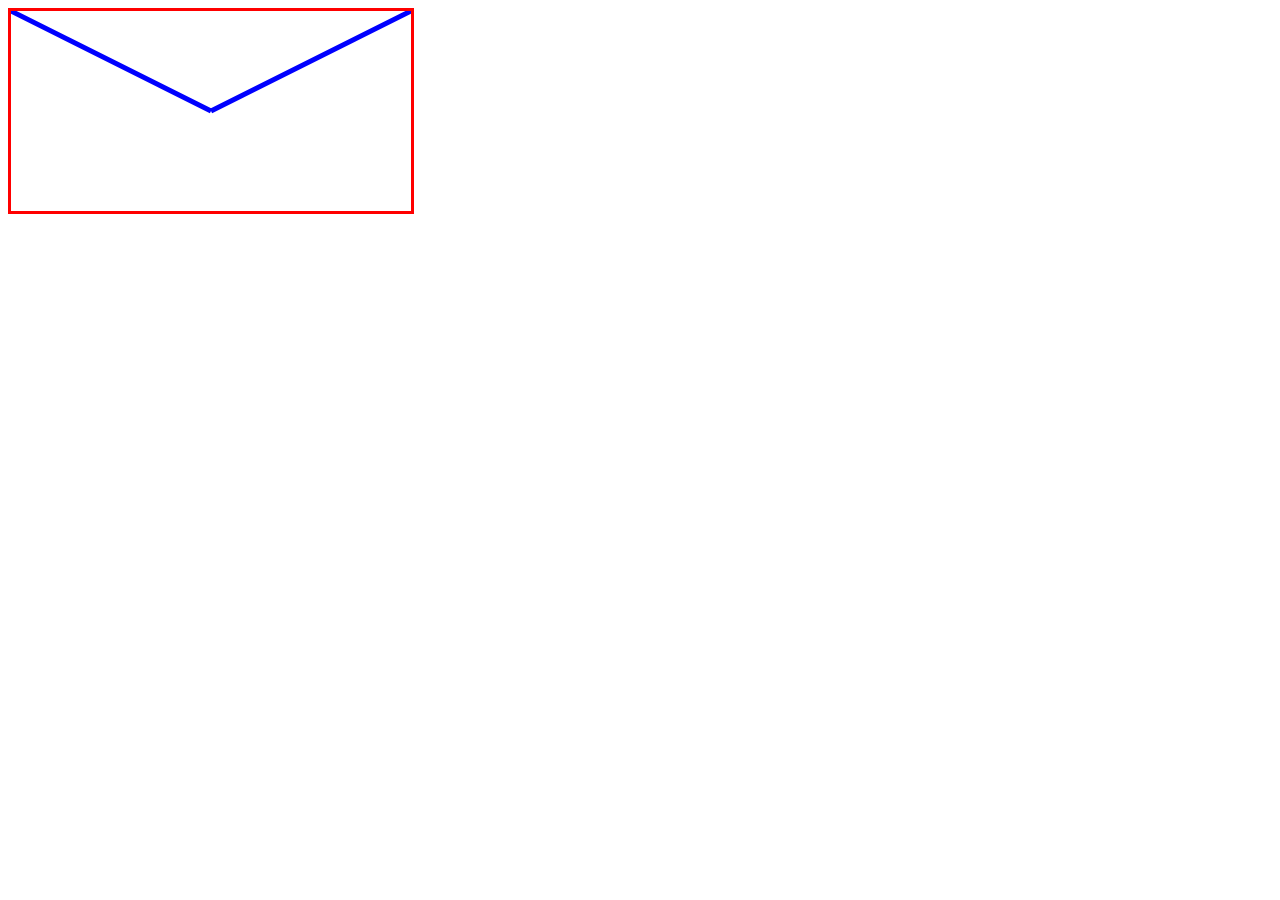
<file: canvas practise/index.html>
<!DOCTYPE html>
<html lang="en">
<head>
    <meta charset="UTF-8">
    <meta http-equiv="X-UA-Compatible" content="IE=edge">
    <meta name="viewport" content="width=device-width, initial-scale=1.0">
    <link rel="stylesheet" href="style.css">
    <title>Canvas Practise</title>
</head>
<body>
    <canvas id="our-canvas" width="400" height="200"></canvas>
    <script src="main.js"></script>
</body>
</html>
</file>
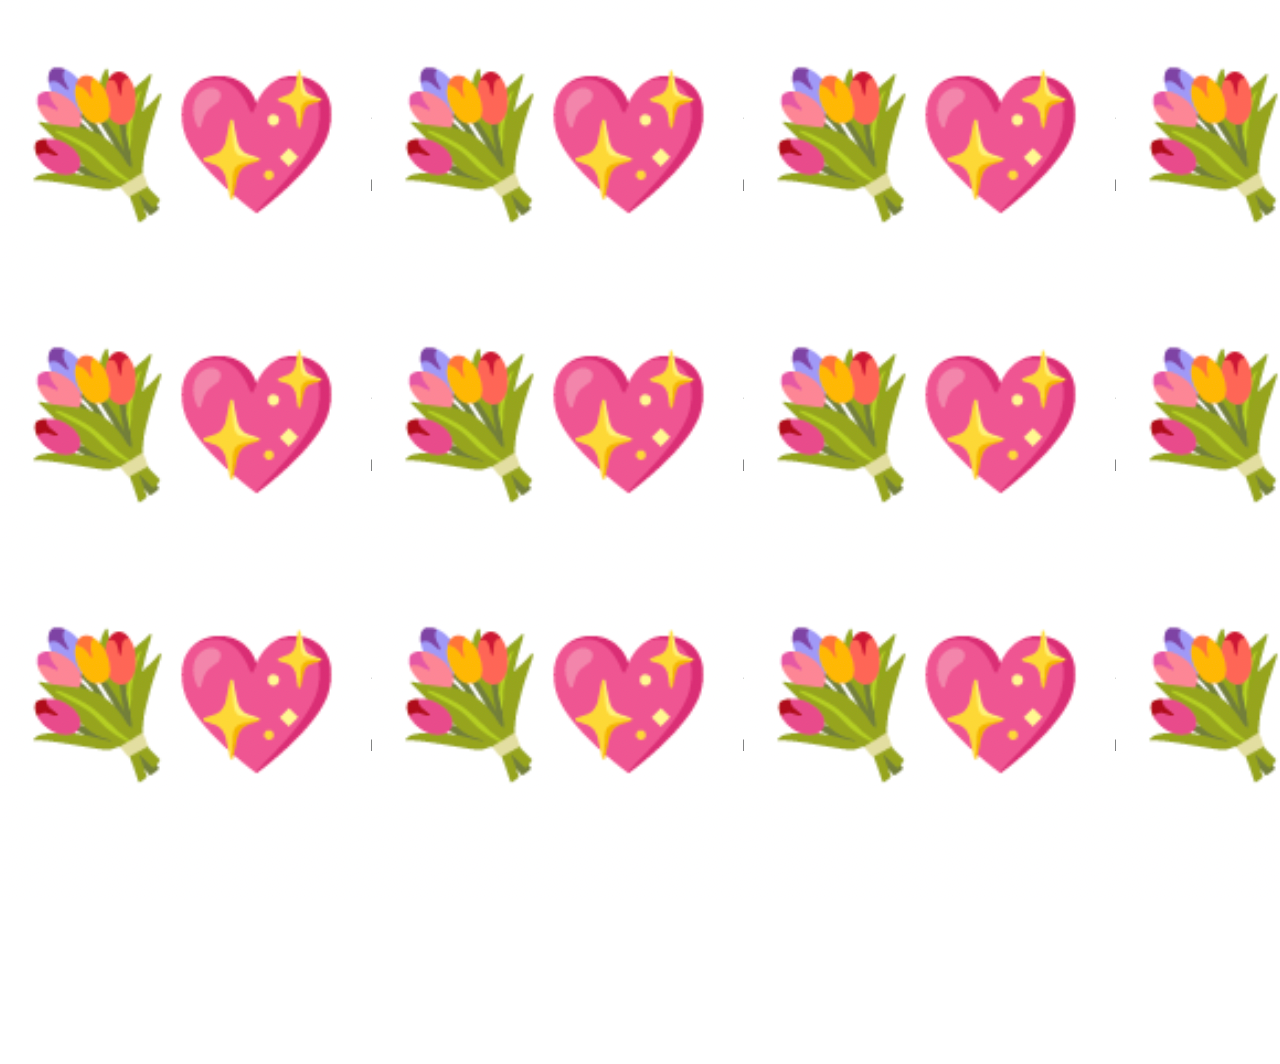
<file: CSS animation test/index.html>
<!DOCTYPE html>
<html lang="en">
<head>
    <meta charset="UTF-8">
    <meta http-equiv="X-UA-Compatible" content="IE=edge">
    <meta name="viewport" content="width=device-width, initial-scale=1.0">
    <link rel="stylesheet" href="style.css">
    <title>Test Css 1 image onload animation</title>
</head>
<body>
    <div class="header-wrapper">
        <div class="zoominheader">
          <div class="zoomoutheader">
            </br></br>
            </br></br>
            <!-- <p class="text"> Hello, this is a text!</p> -->
          </div>
        </div>
      </div>
</body>
</html>
</file>
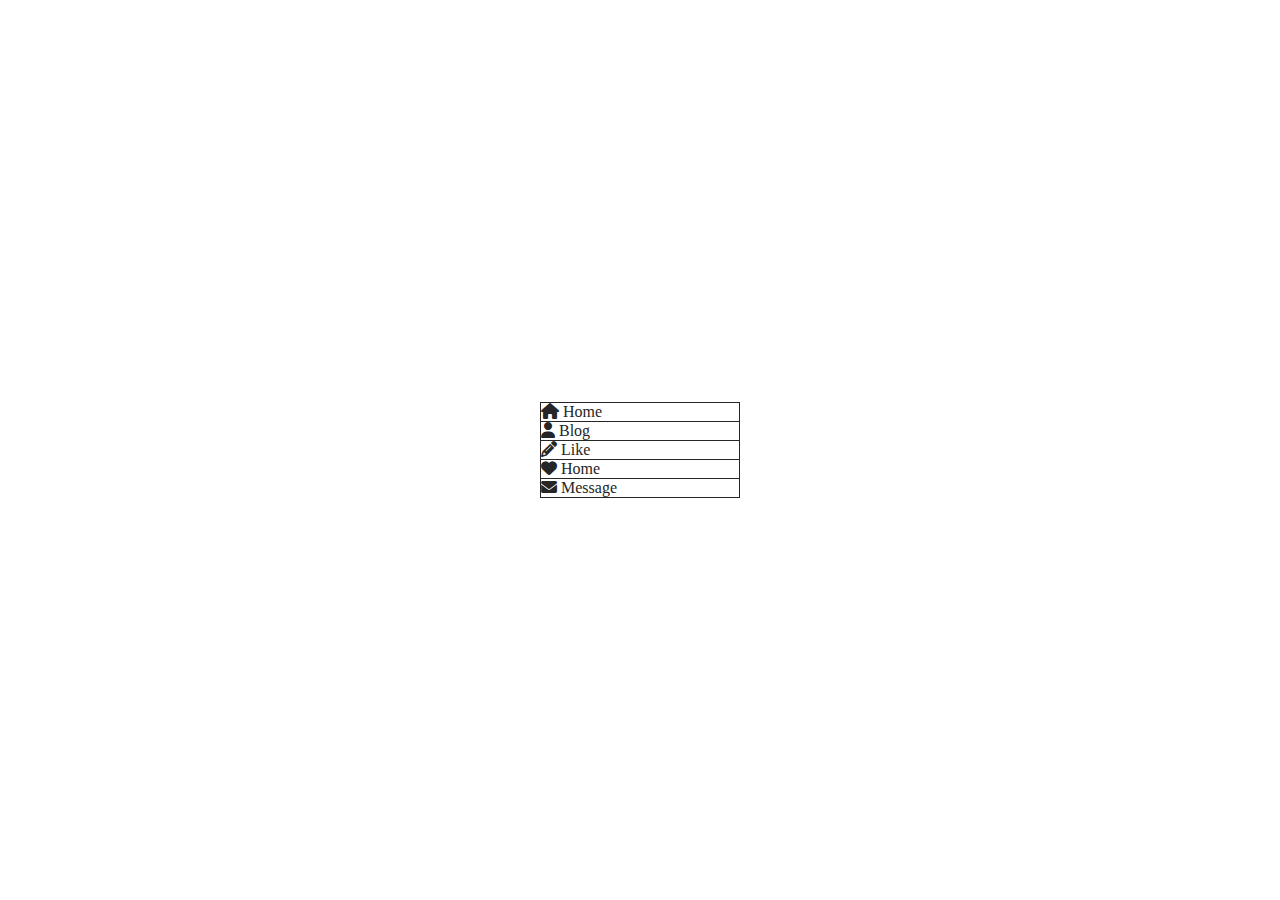
<file: CSS hover effect/index.html>
<!DOCTYPE html>
<html lang="en">
<head>
    <meta charset="UTF-8">
    <meta http-equiv="X-UA-Compatible" content="IE=edge">
    <meta name="viewport" content="width=device-width, initial-scale=1.0">
    <link rel="stylesheet" href="https://cdnjs.cloudflare.com/ajax/libs/font-awesome/6.2.1/css/all.min.css">
    <link rel="stylesheet" href="style.css">
    <title>CSS hover effect</title>
</head>
<body>
    <ul>
        <li>
            <a href="#">
                <span><i class="fas fa-home"></i></span>
                <span>Home</span>
            </a>
        </li>
        <li>
            <a href="#">
                <span><i class="fas fa-user"></i></span>
                <span>Blog</span>
            </a>
        </li>
        <li>
            <a href="#">
                <span><i class="fas fa-pencil-alt"></i></span>
                <span>Like</span>
            </a>
        </li>
        <li>
            <a href="#">
                <span><i class="fas fa-heart"></i></span>
                <span>Home</span>
            </a>
        </li>
        <li>
            <a href="#">
                <span><i class="fas fa-envelope"></i></span>
                <span>Message</span>
            </a>
        </li>
    </ul>
</body>
</html>


<!-- This code was written by following "rob_loves_coding92" post on Instagram -->
</file>
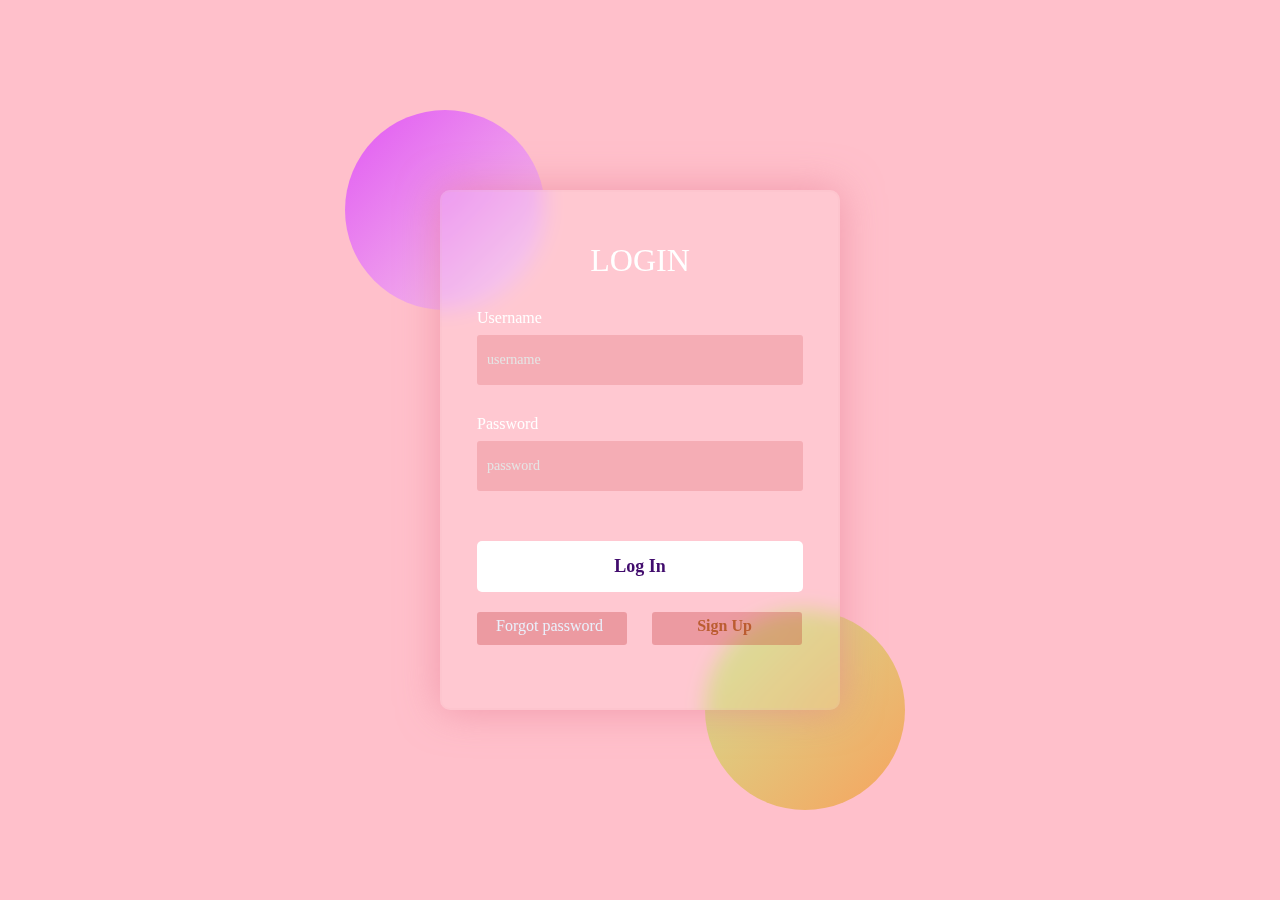
<file: Glassmorphism Login page/index.html>
<!DOCTYPE html>
<html lang="en">
<head>
    <meta charset="UTF-8">
    <meta http-equiv="X-UA-Compatible" content="IE=edge">
    <meta name="viewport" content="width=device-width, initial-scale=1.0">
    <title>Glassmorphism Login Page</title>
    <link rel="stylesheet" href="style.css"/>
</head>
<body>
    <div class="background"></div>
    <form>
        <h3>LOGIN</h3>
        <label for="username">Username</label>
        <input type="text" id="username" placeholder="username">
        <label for="password">Password</label>
        <input type="password" id="password" placeholder="password">

        <button>Log In</button>
        <div class="options">
            <div>Forgot password</div>
            <div>Sign Up</div>
        </div>
    </form>
</body>
</html>
</file>
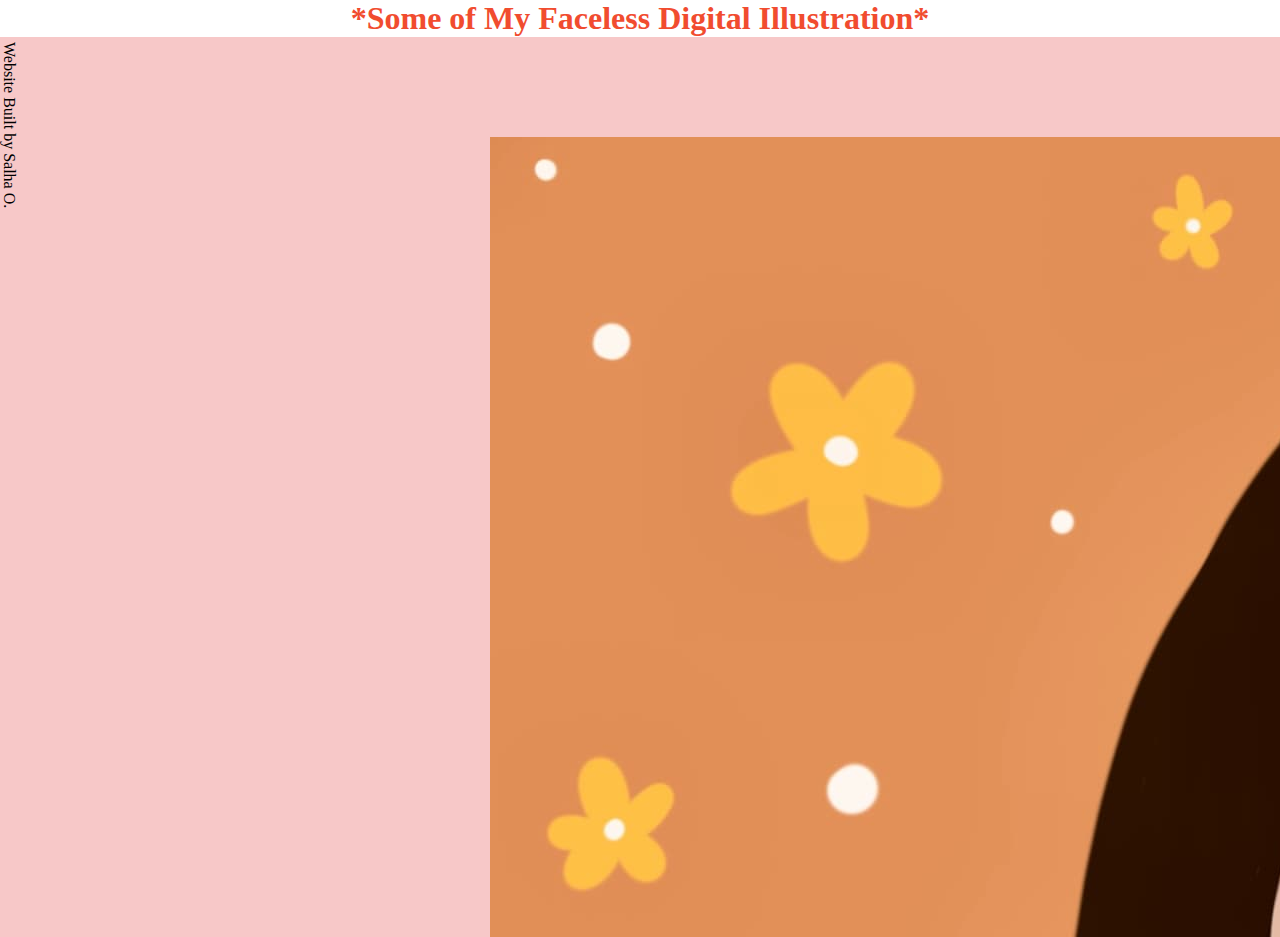
<file: image gallery html & css/index.html>
<!DOCTYPE html>
<html lang="en">
<head>
    <meta charset="UTF-8">
    <meta http-equiv="X-UA-Compatible" content="IE=edge">
    <meta name="viewport" content="width=device-width, initial-scale=1.0">
    <title>Image Gallery</title>

    <link rel="stylesheet" href="style.css">
    <link rel="stylesheet" href="jquery.flipster.min.css">
</head>
<body>
    <h1>*Some of My Faceless Digital Illustration*</h1>
    <div class="by">Website Built by Salha O.</div>
    <div class="hero">
    
        <div class="carousel">
            <ul>
                <li><img src="images/01.jpg"></li>
                <li><img src="images/02.jpg"></li>
                <li><img src="images/03.jpg"></li>
                <li><img src="images/08.jpg"></li>
                <li><img src="images/09.jpg"></li>
                <li><img src="images/10.jpg"></li>
                <li><img src="images/11.PNG"></li>
            </ul>
        </div>
    </div>

    <script src="https://code.jquery.com/jquery-3.6.1.min.js" integrity="sha256-o88AwQnZB+VDvE9tvIXrMQaPlFFSUTR+nldQm1LuPXQ=" crossorigin="anonymous"></script><script src="jquery.flipster.min.js"></script>
<script>
    $('.carousel').flipster({
        style: 'carousel',
        spacing: -0.3,
    });
</script>
</body>
</html>
</file>
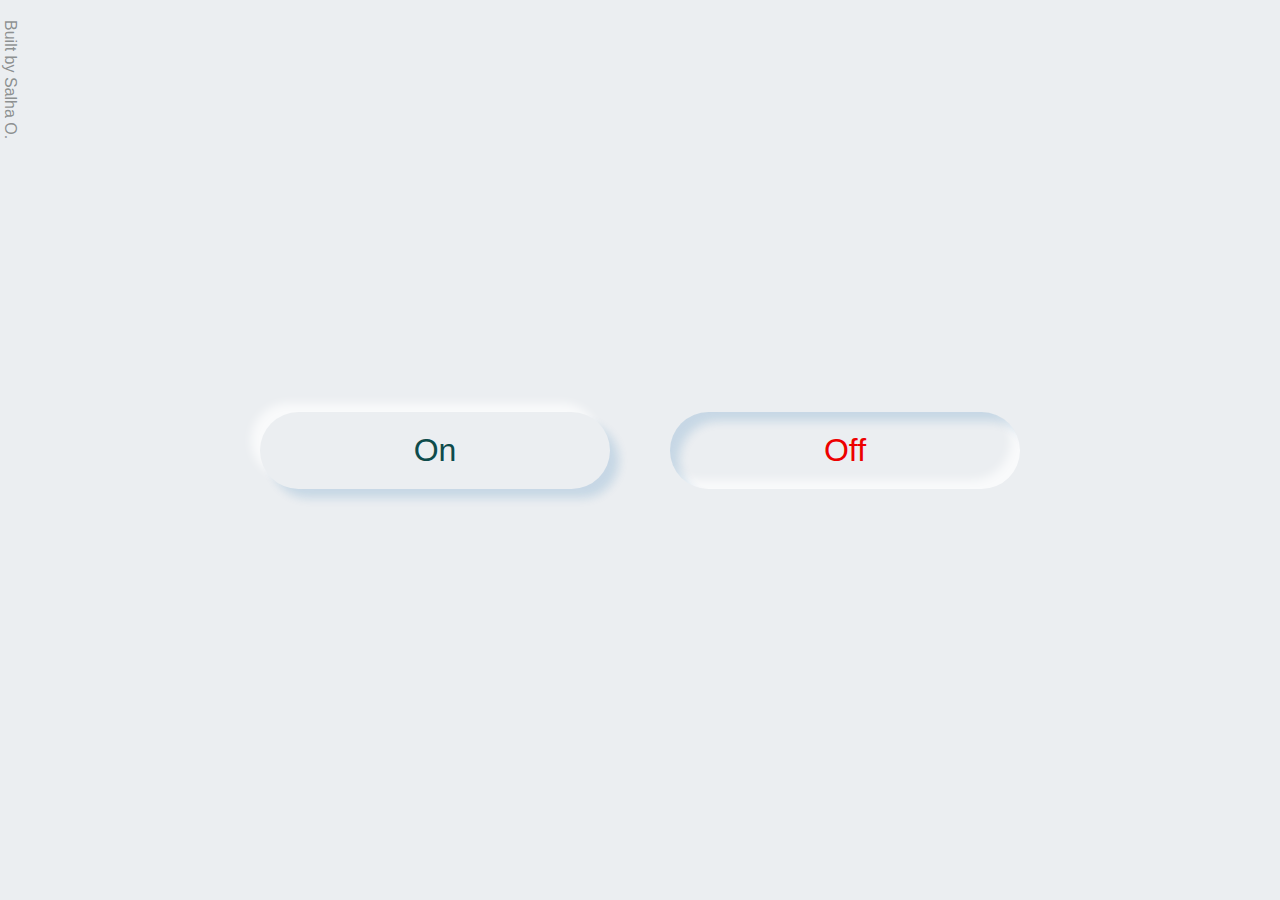
<file: Neumorphism Button Website/index.html>
<!DOCTYPE html>
<html lang="en">
<head>
    <meta charset="UTF-8">
    <meta http-equiv="X-UA-Compatible" content="IE=edge">
    <meta name="viewport" content="width=device-width, initial-scale=1.0">
    <link rel="stylesheet" href="style.css">
    <title>Neumorphism Button</title>
</head>
<body>
    <div class="by"> Built by Salha O.</div>
    <div class="container">
        <button type="button">On</button>
        <button type="button" class="off">Off</button>
    </div>
    
</body>
</html>
</file>
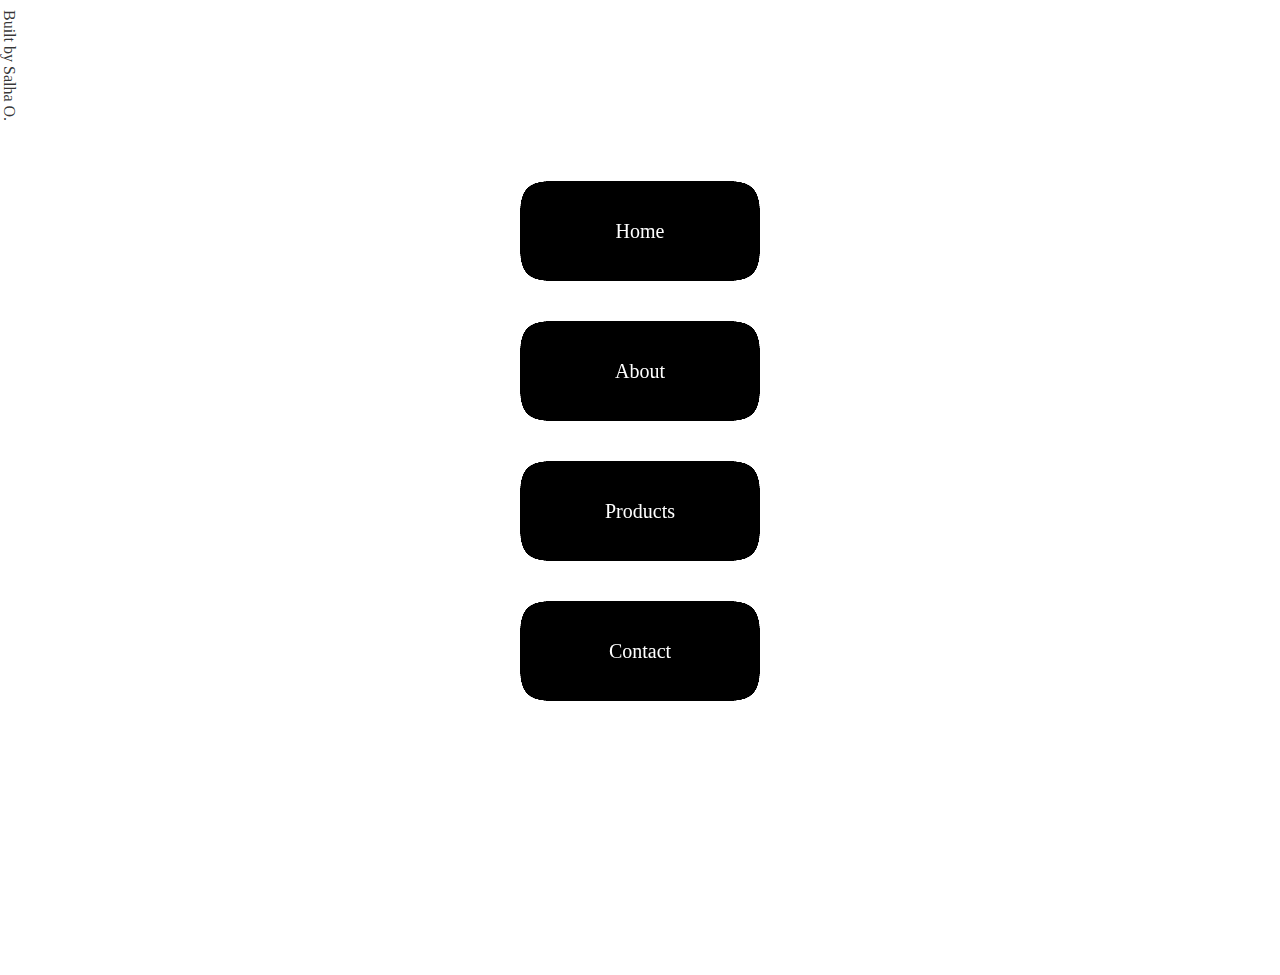
<file: Pure CSS Ripple Buttons Hover Animation/index.html>
<!DOCTYPE html>
<html lang="en">
<head>
    <meta charset="UTF-8">
    <meta http-equiv="X-UA-Compatible" content="IE=edge">
    <meta name="viewport" content="width=device-width, initial-scale=1.0">
    <link rel="stylesheet" href="style.css">
    <title>Buttons Hover Ripple Animation</title>
</head>
<body>
    <div class="by"> Built by Salha O.</div>
    <div class="container">
        <button>
            <span></span>
            <span></span>
            <span></span>
            <span></span>
            <span></span>
            <span></span>
            <span></span>
            <span></span>
            <span></span>
            <span></span>
            <span></span>
            <p>Home</p>
        </button>

        <button>
            <span></span>
            <span></span>
            <span></span>
            <span></span>
            <span></span>
            <span></span>
            <span></span>
            <span></span>
            <span></span>
            <span></span>
            <span></span>
            <p>About</p>
        </button>

        <button>
            <span></span>
            <span></span>
            <span></span>
            <span></span>
            <span></span>
            <span></span>
            <span></span>
            <span></span>
            <span></span>
            <span></span>
            <span></span>
            <p>Products</p>
        </button>

        <button>
            <span></span>
            <span></span>
            <span></span>
            <span></span>
            <span></span>
            <span></span>
            <span></span>
            <span></span>
            <span></span>
            <span></span>
            <span></span>
            <p>Contact</p>
        </button>
    </div>
    <svg>
        <defs>
            <filter id='goo'>
                <feGaussianBlur stdDeviation='10'/>
                    <feColorMatrix
                    values='1 0 0 0 0
                            0 1 0 0 0
                            0 0 1 0 0
                            0 0 0 100 -15'/>
                <feBlend in='SourceGraphic'/>
            </filter>
        </defs>
    </svg>
</body>
</html>

<!-- This was build by following "Franks laboratory" toturial on YouTube-->
</file>
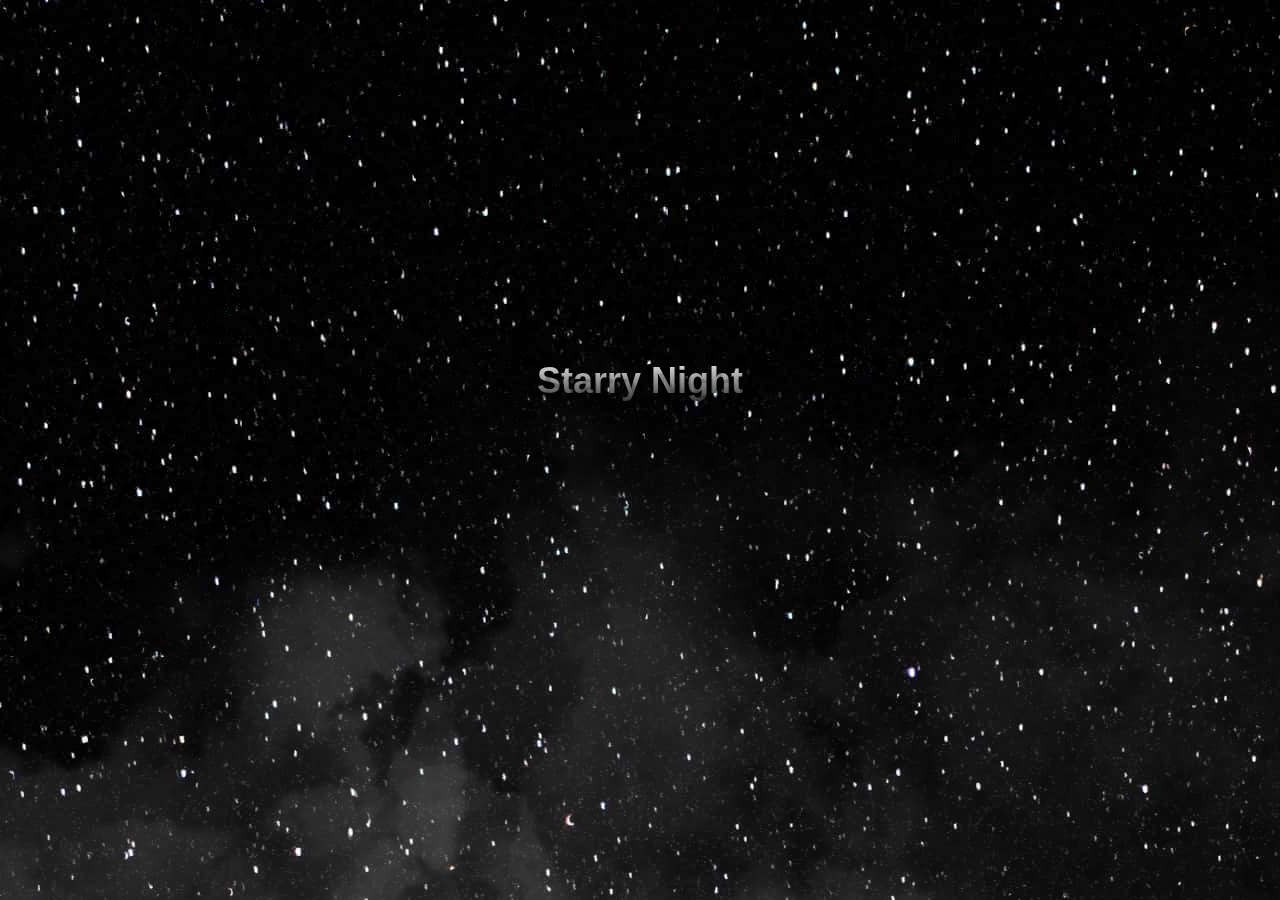
<file: Starry Night html & css/index.html>
<!DOCTYPE html>
<html lang="en">
<head>
    <meta charset="UTF-8">
    <meta http-equiv="X-UA-Compatible" content="IE=edge">
    <meta name="viewport" content="width=device-width, initial-scale=1.0">
    <link rel="stylesheet" href="style.css">
    <title>Starry Night</title>
</head>
<body>
    <div class="stars"></div>
    <div class="twinkling"></div>
    <div class="clouds"></div>
    <div class="title">
        <h1>Starry Night</h1>

        </div>
</body>
</html>


<!--This code was written by following "Carla Notarobot" tutorial on YouTube-->
</file>
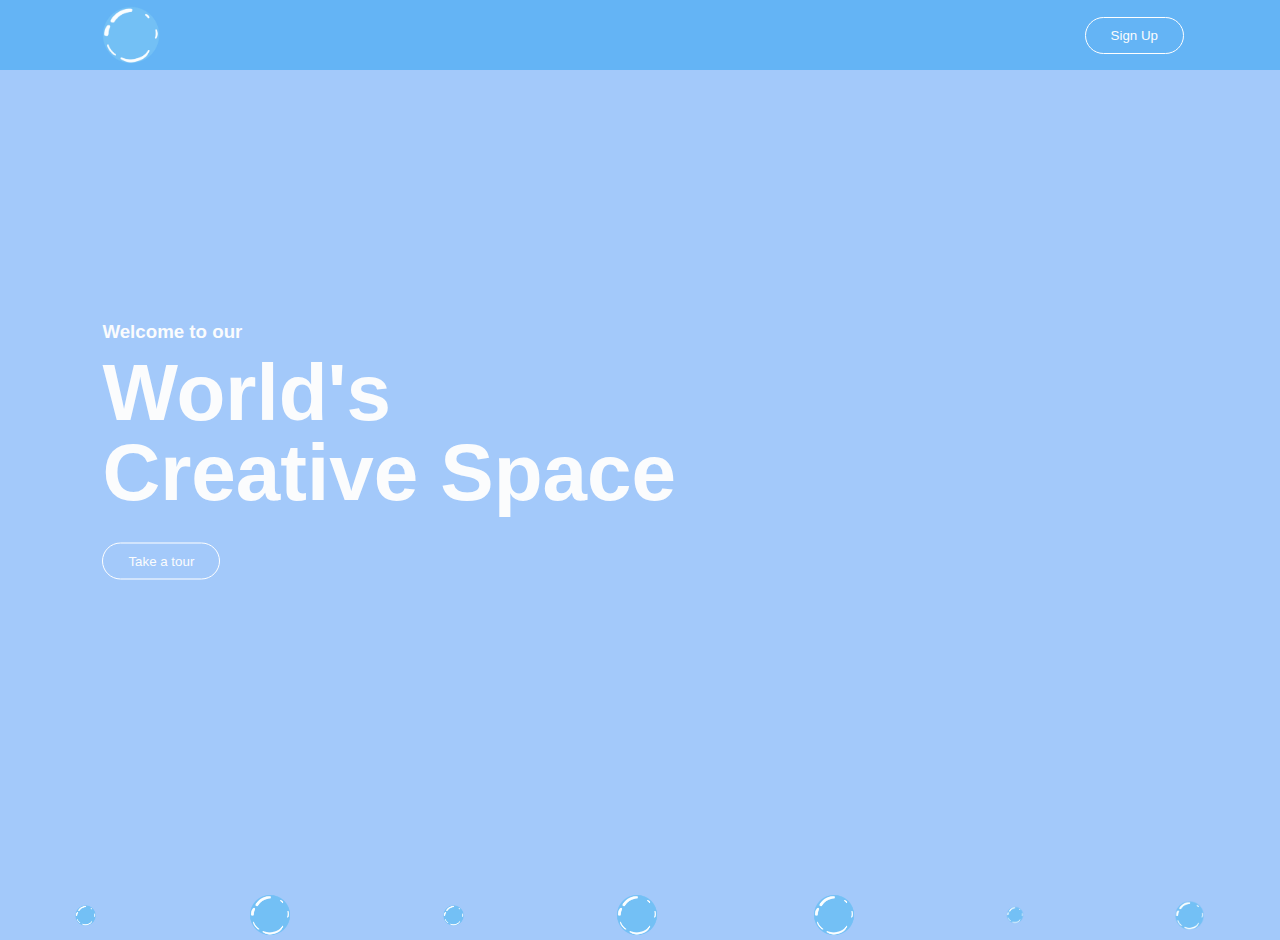
<file: Web Design Water Bubble/index.html>
<!DOCTYPE html>
<html lang="en">
<head>
    <meta charset="UTF-8">
    <meta http-equiv="X-UA-Compatible" content="IE=edge">
    <meta name="viewport" content="width=device-width, initial-scale=1.0">
    <title>Water Bubbles</title>
    <link rel="stylesheet" href="style.css">
</head>
<body>
    <div class="hero">
        <div class="navbar">
            <img src="wb.PNG" class="logo">
            <button type="button">Sign Up</button>
        </div>
        <div class="content">
            <h3>Welcome to our<h3>
            <h1>World's <br> Creative Space</h1>
            <button type="button">Take a tour</button>
        </div>
        <!--<div class="side-bar">
            <img src="SVGs/menu.svg" class="menu">
            <div class="social-links">
                <img src="SVGs/box.svg">
                <img src="SVGs/mail.svg">
                <img src="SVGs/map.svg">
            </div>

            <div class="useful-links">
                <img src="SVGs/send.svg">
                <img src="SVGs/happy.svg">
            </div>
        </div>-->

        <div class="bubbles">
            <img src="wb.PNG">
            <img src="wb.PNG">
            <img src="wb.PNG">
            <img src="wb.PNG">
            <img src="wb.PNG">
            <img src="wb.PNG">
            <img src="wb.PNG">
        </div>
    </div>
    
</body>
</html>
</file>
<file: canvas practise/style.css>
#our-canvas {
    border-color: red;
    border-style: solid;
}
</file>
<file: CSS animation test/style.css>
*{
    margin: 0;
    padding: 0;
}
/* The outermost element*/
.header-wrapper {
    overflow: hidden;
    width:100%;
    height:1064px;
    text-align:center;
  }
  
.text {
  color: rgb(105, 14, 44);
}
  .zoominheader {
    width:100%;
    height:1064px;
    text-align:center;
    background: url("Home page.jpeg");
    background-size: auto;
    background-attachment: fixed;
    background-repeat: repeat;
    position: relative;
    -webkit-user-select: none;
    -moz-user-select: none;
    -ms-user-select: none;
    -webkit-animation: zoomin 20s ease-in infinite;
    animation: zoomin 20s ease-in infinite;
    /* transition: all .5s ease-in-out; */
    overflow: hidden;
  }
  
  /* The innermost element*/
  .zoomoutheader {
    width:100%;
    height:1064px;
    text-align:center;
    background: none;
    -webkit-animation: zoomout 20s ease-in infinite;
    /*animation: zoomout 10s ease-in infinite;
    /* transition: all .5s ease-in-out; */
    overflow: hidden;
  }
  
  
  
  /* Zoom in Keyframes */
  @-webkit-keyframes zoomin {
    0% {transform: scale(1);}
    50% {transform: scale(1.15);}
   100% {transform: scale(1);}
  }
  @keyframes zoomin {
    0% {transform: scale(1);}
    50% {transform: scale(1.15);}
    100% {transform: scale(1);}
  } /*End of Zoom in Keyframes */
  
  /* Zoom out Keyframes */
  /* @-webkit-keyframes zoomout {
    0% {transform: scale(1);}
    50% {transform: scale(0.67);}
    100% {transform: scale(1);}
  }
  @keyframes zoomout {
      0% {transform: scale(1);}
    50% {transform: scale(0.67);}
    100% {transform: scale(1);}
  }/*End of Zoom out Keyframes */
  
  /*Style for the text*/
  /* .text{
    color:red;
    font-weight:bold; 
  }
  */
</file>
<file: CSS hover effect/style.css>
ul {
    position: absolute;
    top: 50%;
    left: 50%;
    transform: translate(-50%, -50%);
    margin: 0;
    padding: 0;
    width: 200px;
}

ul li {
    list-style: none;
    border-top: 1px solid #262626;
    border-bottom: 1px solid #262626;
    border-left: 1px solid #262626;
    margin: -1px 0;
    transition: 0.5s;
}

ul li:hover {
    transform: translateX(25px);
}

ul li a {
    display: block;
    border-right: 1px solid #262626;
    text-decoration: none;
    color: #262626;
}

ul li a span {
    position: relative;
    display: inline-block;
}
</file>
<file: Glassmorphism Login page/style.css>
*{
    margin: 0;
    padding: 0;
    box-sizing: border-box;
    font-family: antaro;
}

body {
    background-color: pink;
}

body > div {
    width: 430px;
    height: 520px;
    position: absolute;
    transform: translate(-50%, -50%);
    left: 50%;
    top: 50%;
}

body > div::after ,
body > div::before {
    content: "";
    display: block;
    width: 200px;
    height: 200px;
    position: absolute;
    border-radius: 50%;
}

body > div::after {
    background: linear-gradient(135deg, #e158f3, #f8cee8);
    left: -80px;
    top: -80px;
}

body > div::before {
    background: linear-gradient(135deg, #d2e092, #f7a35e);
    right: -50px;
    bottom: -100px;
}

form {
    width: 400px;
    height: 520px;
    background-color: rgba(255, 255, 255, 0.13);
    position: absolute;
    transform: translate(-50%, -50%);
    top: 50%;
    left: 50%;
    border-radius: 10px;
    backdrop-filter: blur(10px);
    border: 2px solid rgba(238, 175, 175, 0.1);
    box-shadow: 0 0 40px rgba(231, 125, 148, 0.6);
    padding: 50px 35px;
    color: #fff;
}

form * {
    border: 0;
    outline: 0;
}

form h3 {
    text-align: center;
    font-size: 32px;
    font-weight: 500;
}

label {
    display: block;
    font-size: 1em;
    margin-top: 30px;
    font-weight: 500;
}

input {
    display: block;
    width: 100%;
    height: 50px;
    background-color: rgba(190, 22, 22, 0.148);
    border-radius: 3px;
    padding: 0 10px;
    margin-top: 8px;
    font-size: 14px;
    font-weight: 400;
}
::placeholder {
    color: #e5e5e5;
}

button {
    width: 100%;
    margin-top: 50px;
    background-color: #fff;
    color: #410c6d;
    padding: 15px 0;
    font-size: 18px;
    font-weight: 600;
    border-radius: 5px;
    cursor: pointer;
}

form .options {
    display: flex;
    margin-top: 20px;
}
form .options div {
    width: 150px;
    border-radius: 3px;
    padding: 5px 10px 10px 5px;
    text-align: center;
    cursor: pointer;
    color: #eaf0fb;
    background-color: #b91d1d45;
}

form .options div:hover {
    background-color: #e9000045;
}

form .options div:last-child {
    margin-left: 25px;
    font-weight: bold;
    color: rgb(187, 92, 48);
}
</file>
<file: image gallery html & css/style.css>
* {
    margin: 0;
    padding: 0;
}

h1 {
    text-align: center;
    color: rgb(241, 76, 47);
}


.hero {
    width: 100%;
    height: 100vh;
    background: rgb(247, 200, 200);
    overflow: hidden;
}

.hero .carousel {
    width: 300px;
    margin: 100px auto 0;
    overflow: visible;
}


.carousel img {
    -webkit-box-reflect: below 20px linear-gradient(rgba(255, 255, 255, 0.1), rgba(255, 255, 255, 0.3));
}

.by {
    writing-mode: vertical-rl;
    text-orientation: mixed;
    position: absolute;
    margin: 5px 0 0 0;
}
</file>
<file: Neumorphism Button Website/style.css>
* {
    margin: 0;
    padding: 0;
    box-sizing: border-box;
    font-family: 'Poppins', sans-serif;
}

.container {
    height: 100vh;
    width: 100%;
    background: #ebeef1;
    display: flex;
    align-items: center;
    justify-content: center;
}

button {
    font-size: 32px;
    font-weight: 500;
    padding: 20px;
    margin: 30px;
    width: 350px;
    background: #ebeef1;
    cursor: pointer;
    border: none;
    border-radius: 50px;
    color: rgb(14, 75, 75);
    box-shadow: 10px 10px 10px -1px rgba(10, 99, 169, 0.16),
                -10px -10px 10px -1px rgba(255, 255, 255, 0.7);
}


button.off {
    color: #ed0000;
    box-shadow: inset 10px 10px 10px -1px rgba(10, 99, 169, 0.16),
    inset -10px -10px 10px -1px rgba(255, 255, 255, 0.7);
}

.by {
    color: rgba(115, 119, 119, 0.8);
    writing-mode: vertical-rl;
    text-orientation: mixed;
    position: absolute;
    margin: 20px 0 0 1px;
}
</file>
<file: Pure CSS Ripple Buttons Hover Animation/style.css>
* {
    margin: 0;
    padding: 0;
    box-sizing: border-box;
}

.container {
    width: 220px;
    position: relative;
    height: auto;
    margin: 70px auto;
    filter: url(#goo);
}

button {
    background: none;
    color:inherit;
    border: none;
    padding: 0;
    font: inherit;
    cursor: pointer;
    outline: inherit;

    width: 220px;
    height: 80px;
    position: relative;
    margin-bottom: 60px;
    transition: .5s;
}

button span {
    display: block;
    width: 20px;
    height: 100%;
    top: 50%;
    transform: translate(0, -50%);
    position: absolute;
    background-color: black;
    transition: .7s cubic-bezier(0, 2, .7, 2);
}

button:hover span {
    height: 120%;
    transition: .4s;
    transition: .7s cubic-bezier(0, 2, .7, 2);
}

button span:nth-child(1) {
    transition-delay: .25s;
    left: 0;
}

button span:nth-child(2) {
    transition-delay: .2s;
    left: 20px;
}

button span:nth-child(3) {
    transition-delay: .15s;
    left: 40px;
}

button span:nth-child(4) {
    transition-delay: .1s;
    left: 60px;
}

button span:nth-child(5) {
    transition-delay: .05s;
    left: 80px;
}

button span:nth-child(6) {
    transition-delay: .0s;
    left: 100px;
}

button span:nth-child(7) {
    transition-delay: .05s;
    left: 120px;
}

button span:nth-child(8) {
    transition-delay: .1s;
    left: 140px;
}

button span:nth-child(9) {
    transition-delay: .15s;
    left: 160px;
}

button span:nth-child(10) {
    transition-delay: .2s;
    left: 180px;
}

button span:nth-child(11) {
    transition-delay: .25s;
    left: 200px;
}

p {
    color: white;
    font-size: 20px;
    z-index: 10;
    position: relative;
    transition: .5s;
}

button:hover p {
    color: grey;
}

.by {
    color: rgba(0, 0, 0, 0.8);
    writing-mode: vertical-rl;
    text-orientation: mixed;
    position: relative;
    margin: 10px 0 0 0;
}
</file>
<file: Starry Night html & css/style.css>
* {
    margin: 0;
    padding: 0;
}

.title h1 {
    font-size: 36px;
    font-family: 'Poppins', sans-serif;
    margin-top: 10em;
    margin-left: auto;
    margin-right: auto;
    text-align: center;


    color: white;
    background: -webkit-linear-gradient(#eee, #333);
    -webkit-background-clip: text;
    -webkit-text-fill-color: transparent;
    text-shadow: 6px 6px 0px rgba(0, 0, 0, 0.2);

    display: block;
    position: relative;
    z-index: 3;
}

@keyframes move-clouds-back {
    from {background-position: 0 0;}
    to {background-position: 10000px 0;}
}

@keyframes move-twinkle-back {
    from {background-position: 0 0;}
    to {background-position: -10000px 5000px;}
}

.stars, .twinkling, .clouds {
    position: absolute;
    top: 0;
    left: 0;
    right: 0;
    bottom: 0;
    width: 100%;
    height: 100%;
    display: block;
}


.stars {
    background: #000 url(images/stars.jpg) repeat top center;
    z-index: 0;
}


.twinkling {
    background: transparent url(images/twinkle.PNG ) repeat top center;
    width: 1000px auto;
    z-index: 1;
    animation: move-twinkle-back 800s linear infinite;
}

.clouds {
    background: transparent url(images/cloud1.PNG) repeat top center;
    z-index: 2;
    opacity: .4;
    animation: move-clouds-back 200s linear infinite;
}
</file>
<file: Web Design Water Bubble/style.css>
* {
    margin: 0;
    padding: 0;
    font-family: sans-serif;
}

body {
    background: rgb(163, 201, 250);
}

.hero {
    width: 100%;
    height: 100hv;
    background-color: rgb(100, 180, 245);
    background-size: cover;
    background-position: center;
    position: ;
    overflow: hidden;
}

.logo {
    width: 70px;
    cursor: pointer;
}

.navbar {
    width: 85%;
    height: 15%;
    margin: auto;
    display: flex;
    align-items: center;
    justify-content: space-between;
}

button {
    color: #fbfcfd;
    padding: 10px 25px;
    background: transparent;
    border: 1px solid #fff;
    border-radius: 20px;
    outline: none;
    cursor: pointer;
}

.content {
    color: #fbfcfd;
    position: absolute;
    top: 50%;
    left: 8%;
    transform: translateY(-50%);
    z-index: 2;
}

h1 {
    font-size: 80px;
    margin: 10px 0 30px;
    line-height: 80px;
}

.side-bar {
    width: 50px;
    height: 100vh;
    background: linear-gradient(#00545d, #000729);
    position: absolute;
    right: 0;
    top: 0;
}

.menu {
    display: block;
    width: 25px;
    margin: 40px auto 0;
    cursor: pointer;
}

.social-links img, .useful-links img {
    width: 25px;
    margin: 10px 10px auto;
    cursor: pointer;
}

.social-links {
    width: 50px;
    text-align: center;
    position: absolute;
    top: 50%;
    transform: translateY(-50%);
}

.useful-links {
    width: 50px;
    text-align: center;
    position: absolute;
    bottom: 30px;
}

.bubbles img {
    width: 50px;
    animation: bubble 7s linear infinite;
}

.bubbles {
    width: 100%;
    display: flex;
    align-items: center;
    justify-content: space-around;
    position: absolute;
    bottom: -40px;
}

@keyframes bubble {
    0%{
        transform: translateY(0);
        opacity: 0;
    }

    50%{
       opacity: 1;
    }

    70%{
        opacity: 1;
    }

    100%{
        transform: translateY(-80vh);
        opacity: 0;
    }
}

.bubbles img:nth-child(1) {
    animation-delay: 0s;
    width: 25px;
}

.bubbles img:nth-child(2) {
    animation-delay: 1s;
}

.bubbles img:nth-child(3) {
    animation-delay: 3s;
    width: 25px;
}

.bubbles img:nth-child(4) {
    animation-delay: 4.5s;
}

.bubbles img:nth-child(5) {
    animation-delay: 3s;
}

.bubbles img:nth-child(6) {
    animation-delay: 6s;
    width: 20px;
}

.bubbles img:nth-child(7) {
    animation-delay: 7s;
    width: 35px;
}
</file>
